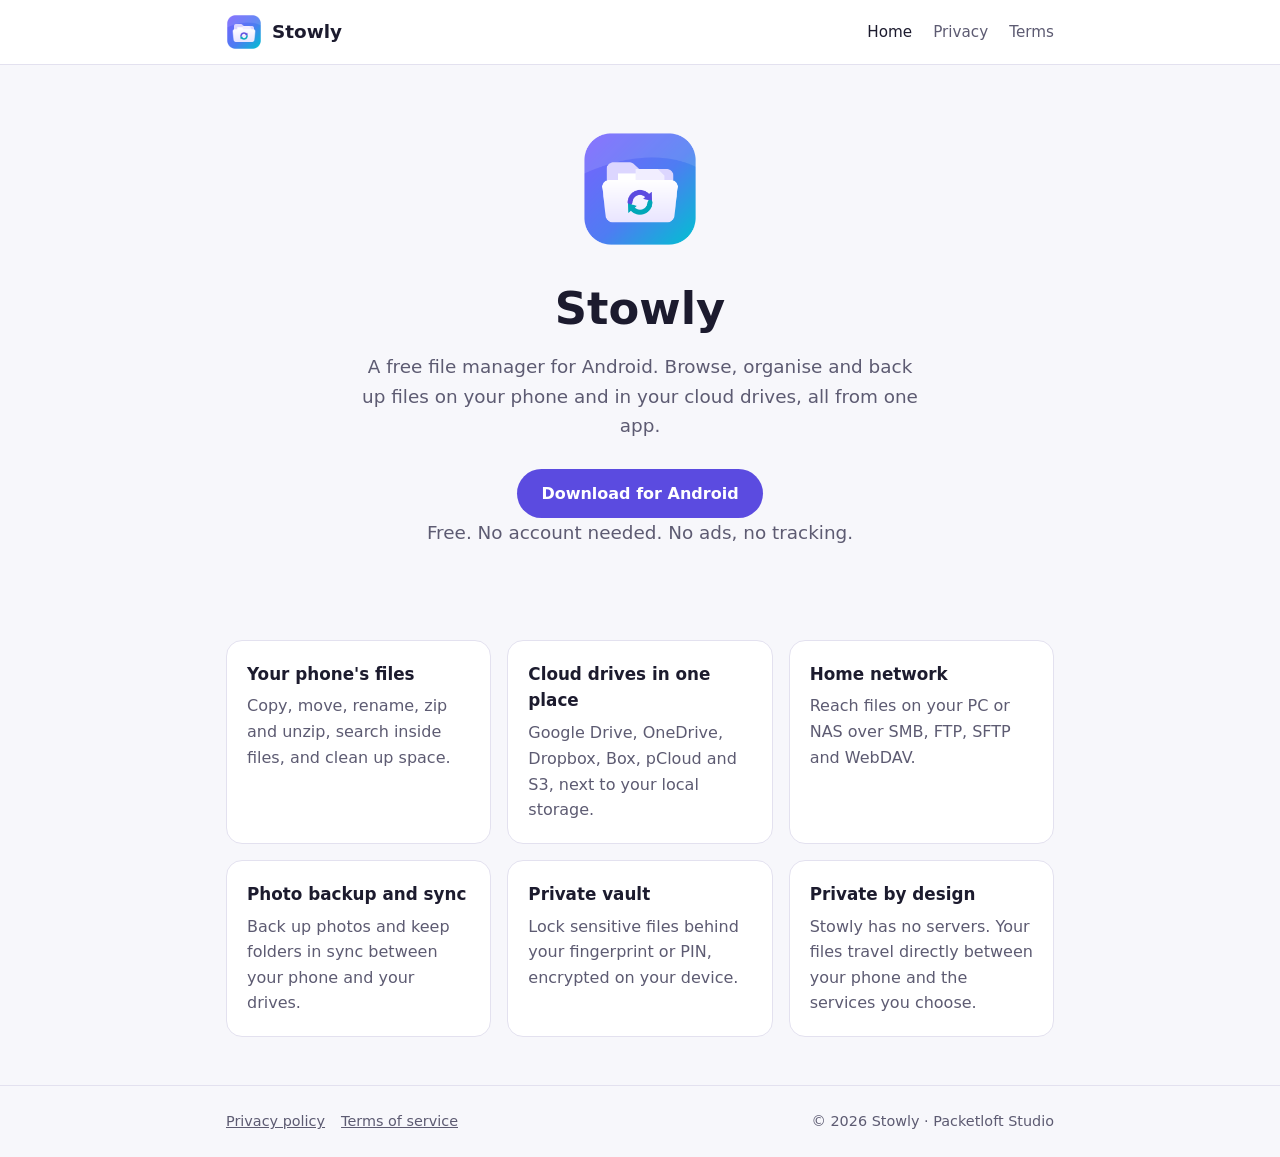
<file: index.html>
<!doctype html>
<html lang="en">
<head>
  <meta charset="utf-8">
  <meta name="viewport" content="width=device-width, initial-scale=1">
  <title>Stowly – File manager for Android</title>
  <meta name="description" content="Stowly is a free Android file manager for your phone storage, Google Drive, OneDrive, Dropbox and more. No accounts, no tracking, no servers.">
  <link rel="icon" href="logo.png">
  <link rel="stylesheet" href="style.css">
</head>
<body>
  <header class="top">
    <div class="wrap">
      <a class="brand" href="./"><img src="logo.png" alt="">Stowly</a>
      <nav>
        <a href="./" aria-current="page">Home</a>
        <a href="privacy.html">Privacy</a>
        <a href="terms.html">Terms</a>
      </nav>
    </div>
  </header>

  <main class="wrap">
    <section class="hero">
      <img src="logo.png" alt="Stowly logo">
      <h1>Stowly</h1>
      <p>A free file manager for Android. Browse, organise and back up files on your phone and in your cloud drives, all from one app.</p>
      <a class="btn" href="https://github.com/packetloftstudio/packetloftstudio.github.io/releases/latest">Download for Android</a>
      <p class="small">Free. No account needed. No ads, no tracking.</p>
    </section>

    <section class="grid">
      <div class="card">
        <h3>Your phone's files</h3>
        <p>Copy, move, rename, zip and unzip, search inside files, and clean up space.</p>
      </div>
      <div class="card">
        <h3>Cloud drives in one place</h3>
        <p>Google Drive, OneDrive, Dropbox, Box, pCloud and S3, next to your local storage.</p>
      </div>
      <div class="card">
        <h3>Home network</h3>
        <p>Reach files on your PC or NAS over SMB, FTP, SFTP and WebDAV.</p>
      </div>
      <div class="card">
        <h3>Photo backup and sync</h3>
        <p>Back up photos and keep folders in sync between your phone and your drives.</p>
      </div>
      <div class="card">
        <h3>Private vault</h3>
        <p>Lock sensitive files behind your fingerprint or PIN, encrypted on your device.</p>
      </div>
      <div class="card">
        <h3>Private by design</h3>
        <p>Stowly has no servers. Your files travel directly between your phone and the services you choose.</p>
      </div>
    </section>
  </main>

  <footer>
    <div class="wrap">
      <div><a href="privacy.html">Privacy policy</a><a href="terms.html">Terms of service</a></div>
      <div>© 2026 Stowly · Packetloft Studio</div>
    </div>
  </footer>
</body>
</html>
</file>
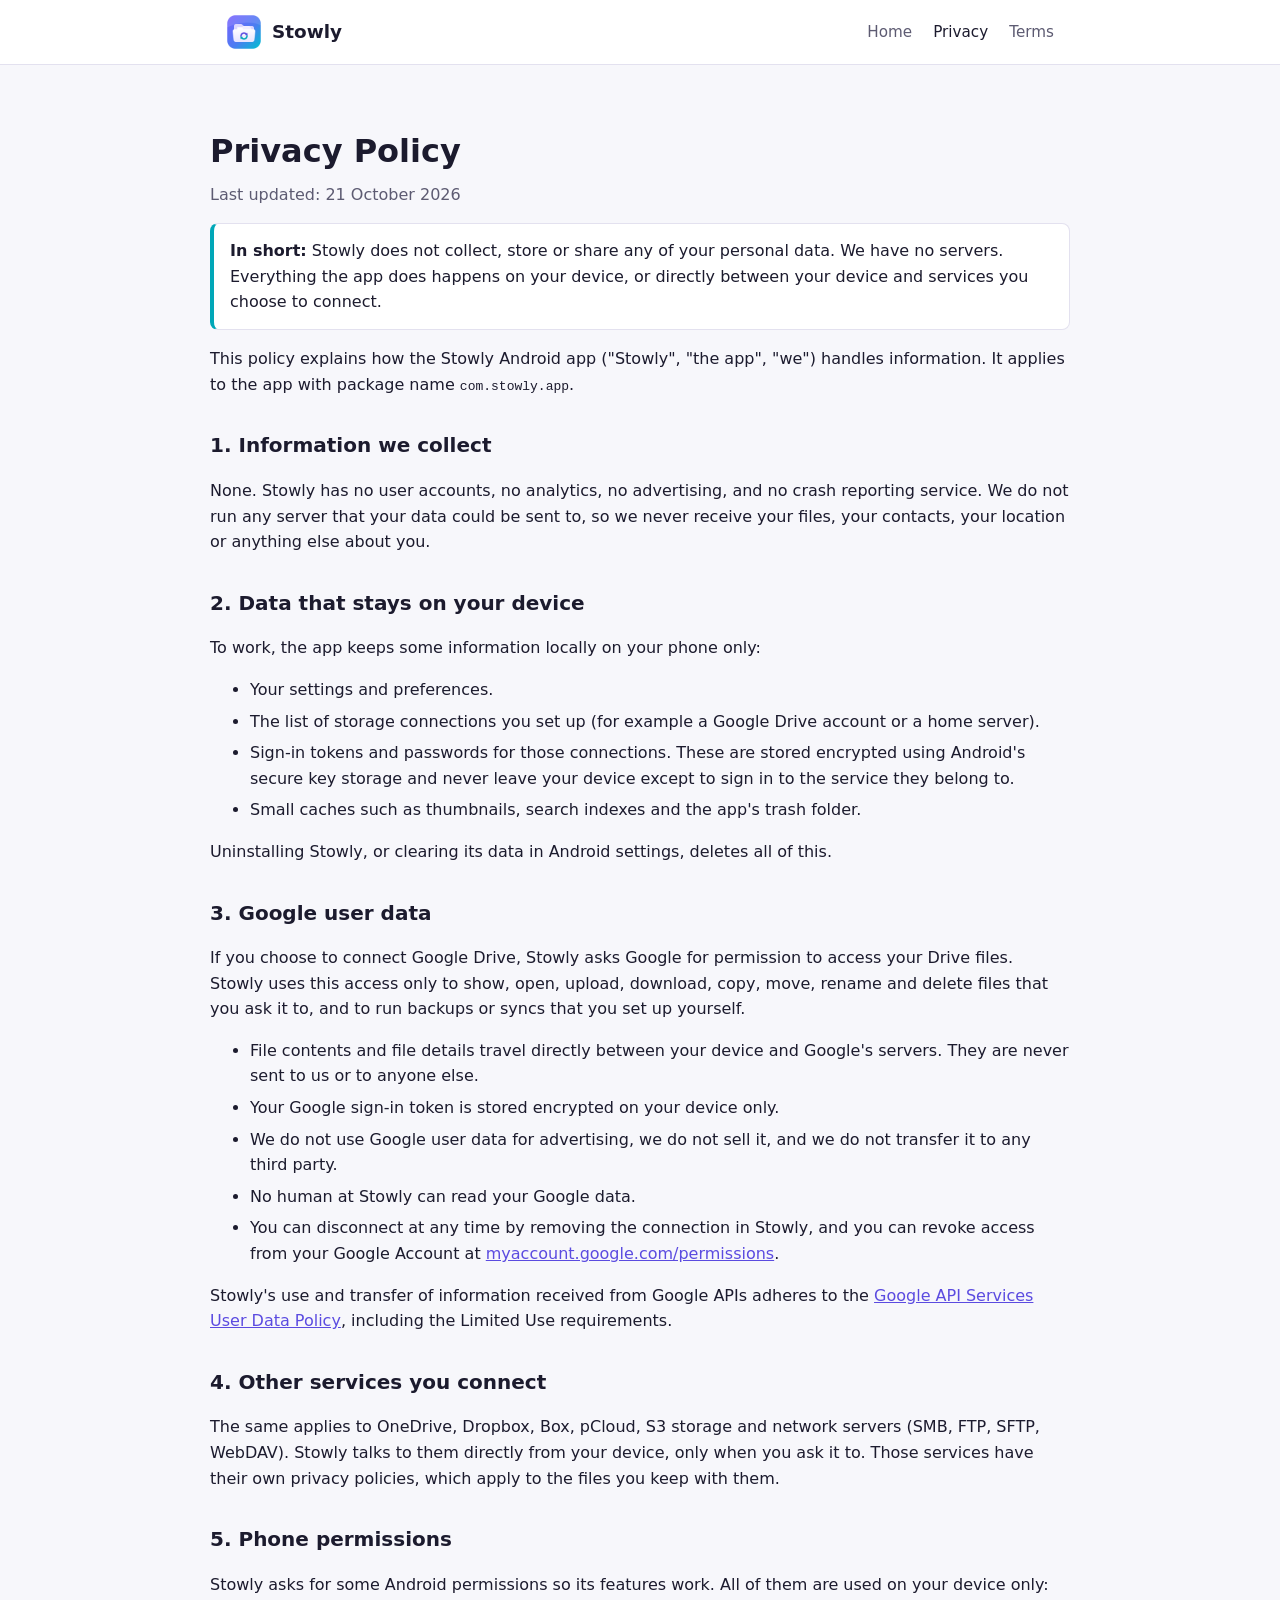
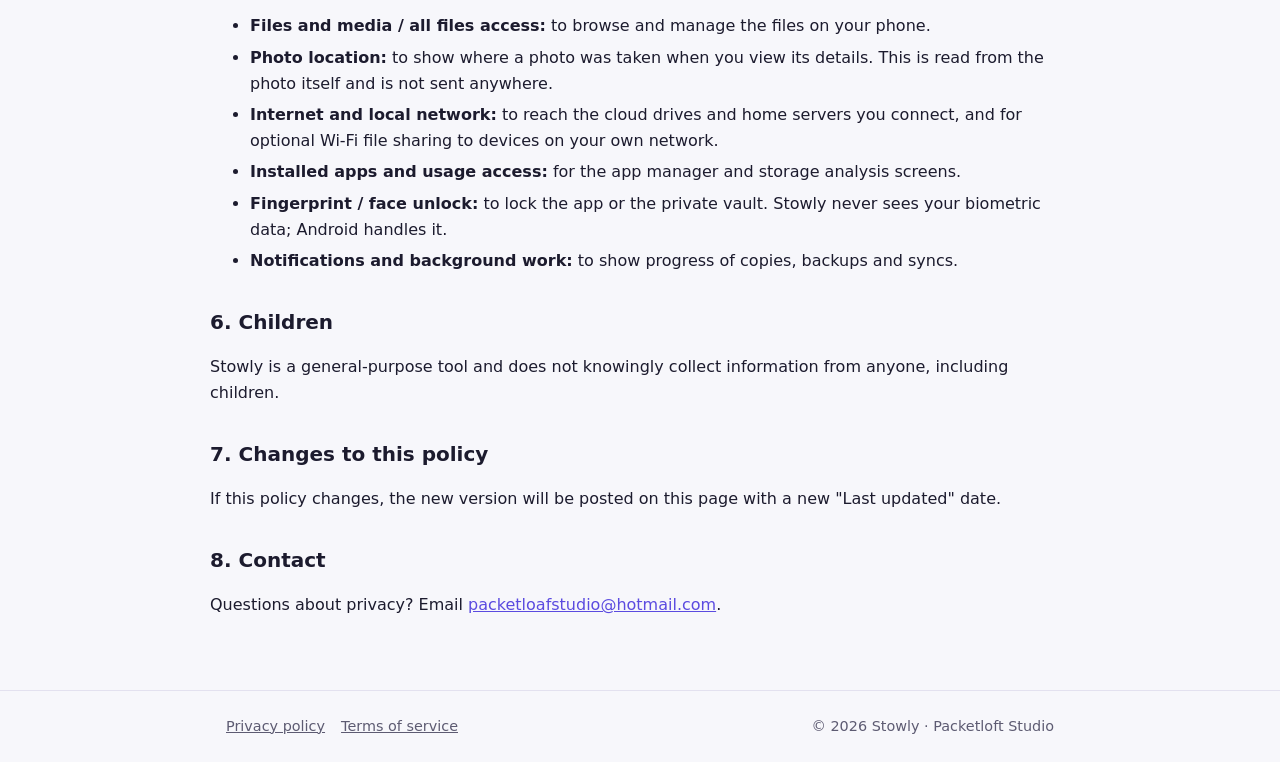
<file: privacy.html>
<!doctype html>
<html lang="en">
<head>
  <meta charset="utf-8">
  <meta name="viewport" content="width=device-width, initial-scale=1">
  <title>Privacy Policy – Stowly</title>
  <meta name="description" content="How Stowly handles your data: it collects nothing and has no servers.">
  <link rel="icon" href="logo.png">
  <link rel="stylesheet" href="style.css">
</head>
<body>
  <header class="top">
    <div class="wrap">
      <a class="brand" href="./"><img src="logo.png" alt="">Stowly</a>
      <nav>
        <a href="./">Home</a>
        <a href="privacy.html" aria-current="page">Privacy</a>
        <a href="terms.html">Terms</a>
      </nav>
    </div>
  </header>

  <main class="wrap doc">
    <h1>Privacy Policy</h1>
    <p class="updated">Last updated: 21 October 2026</p>

    <p class="note"><strong>In short:</strong> Stowly does not collect, store or share any of your personal data. We have no servers. Everything the app does happens on your device, or directly between your device and services you choose to connect.</p>

    <p>This policy explains how the Stowly Android app ("Stowly", "the app", "we") handles information. It applies to the app with package name <code>com.stowly.app</code>.</p>

    <h2>1. Information we collect</h2>
    <p>None. Stowly has no user accounts, no analytics, no advertising, and no crash reporting service. We do not run any server that your data could be sent to, so we never receive your files, your contacts, your location or anything else about you.</p>

    <h2>2. Data that stays on your device</h2>
    <p>To work, the app keeps some information locally on your phone only:</p>
    <ul>
      <li>Your settings and preferences.</li>
      <li>The list of storage connections you set up (for example a Google Drive account or a home server).</li>
      <li>Sign-in tokens and passwords for those connections. These are stored encrypted using Android's secure key storage and never leave your device except to sign in to the service they belong to.</li>
      <li>Small caches such as thumbnails, search indexes and the app's trash folder.</li>
    </ul>
    <p>Uninstalling Stowly, or clearing its data in Android settings, deletes all of this.</p>

    <h2>3. Google user data</h2>
    <p>If you choose to connect Google Drive, Stowly asks Google for permission to access your Drive files. Stowly uses this access only to show, open, upload, download, copy, move, rename and delete files that you ask it to, and to run backups or syncs that you set up yourself.</p>
    <ul>
      <li>File contents and file details travel directly between your device and Google's servers. They are never sent to us or to anyone else.</li>
      <li>Your Google sign-in token is stored encrypted on your device only.</li>
      <li>We do not use Google user data for advertising, we do not sell it, and we do not transfer it to any third party.</li>
      <li>No human at Stowly can read your Google data.</li>
      <li>You can disconnect at any time by removing the connection in Stowly, and you can revoke access from your Google Account at <a href="https://myaccount.google.com/permissions">myaccount.google.com/permissions</a>.</li>
    </ul>
    <p>Stowly's use and transfer of information received from Google APIs adheres to the <a href="https://developers.google.com/terms/api-services-user-data-policy">Google API Services User Data Policy</a>, including the Limited Use requirements.</p>

    <h2>4. Other services you connect</h2>
    <p>The same applies to OneDrive, Dropbox, Box, pCloud, S3 storage and network servers (SMB, FTP, SFTP, WebDAV). Stowly talks to them directly from your device, only when you ask it to. Those services have their own privacy policies, which apply to the files you keep with them.</p>

    <h2>5. Phone permissions</h2>
    <p>Stowly asks for some Android permissions so its features work. All of them are used on your device only:</p>
    <ul>
      <li><strong>Files and media / all files access:</strong> to browse and manage the files on your phone.</li>
      <li><strong>Photo location:</strong> to show where a photo was taken when you view its details. This is read from the photo itself and is not sent anywhere.</li>
      <li><strong>Internet and local network:</strong> to reach the cloud drives and home servers you connect, and for optional Wi-Fi file sharing to devices on your own network.</li>
      <li><strong>Installed apps and usage access:</strong> for the app manager and storage analysis screens.</li>
      <li><strong>Fingerprint / face unlock:</strong> to lock the app or the private vault. Stowly never sees your biometric data; Android handles it.</li>
      <li><strong>Notifications and background work:</strong> to show progress of copies, backups and syncs.</li>
    </ul>

    <h2>6. Children</h2>
    <p>Stowly is a general-purpose tool and does not knowingly collect information from anyone, including children.</p>

    <h2>7. Changes to this policy</h2>
    <p>If this policy changes, the new version will be posted on this page with a new "Last updated" date.</p>

    <h2>8. Contact</h2>
    <p>Questions about privacy? Email <a href="mailto:packetloafstudio@hotmail.com">packetloafstudio@hotmail.com</a>.</p>
  </main>

  <footer>
    <div class="wrap">
      <div><a href="privacy.html">Privacy policy</a><a href="terms.html">Terms of service</a></div>
      <div>© 2026 Stowly · Packetloft Studio</div>
    </div>
  </footer>
</body>
</html>
</file>
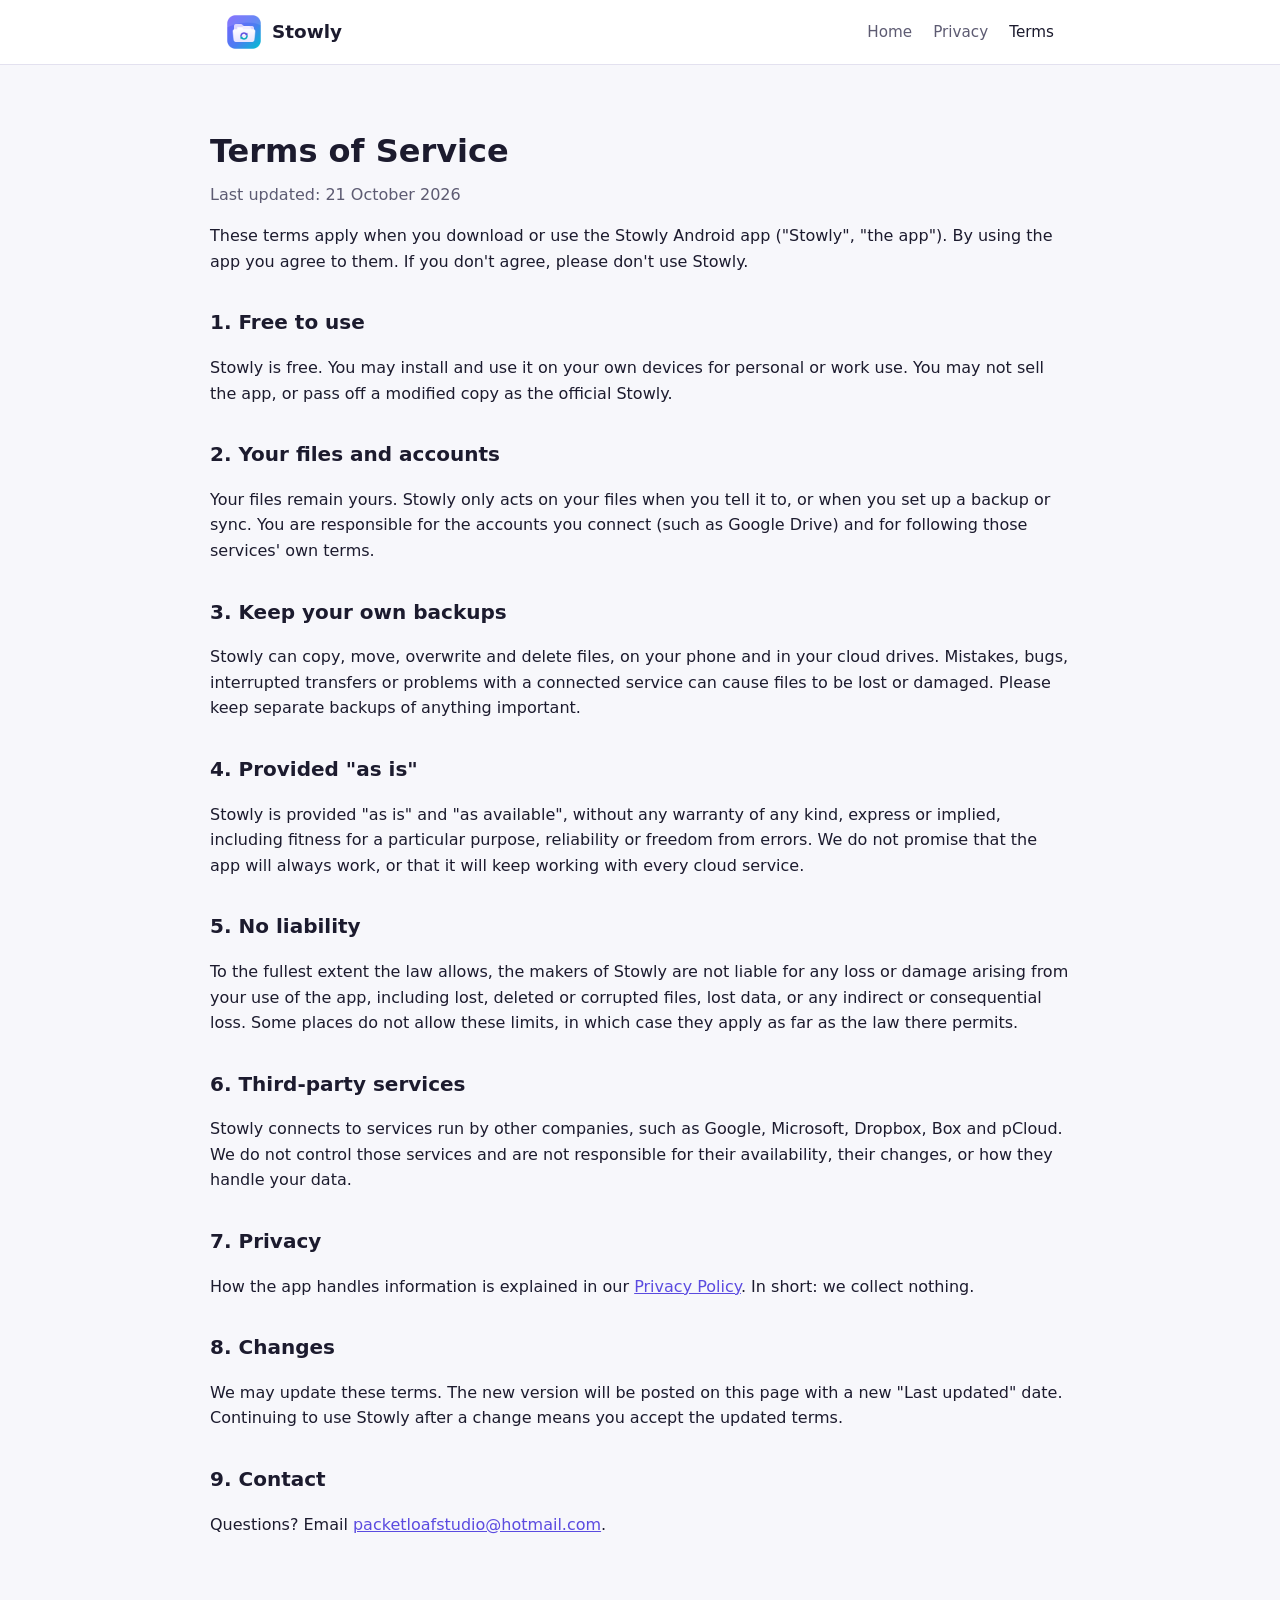
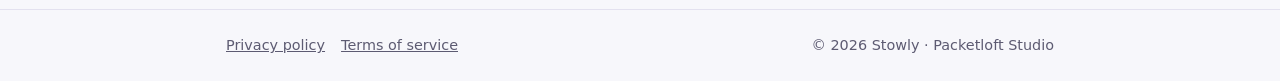
<file: terms.html>
<!doctype html>
<html lang="en">
<head>
  <meta charset="utf-8">
  <meta name="viewport" content="width=device-width, initial-scale=1">
  <title>Terms of Service – Stowly</title>
  <meta name="description" content="The terms for using the Stowly Android app.">
  <link rel="icon" href="logo.png">
  <link rel="stylesheet" href="style.css">
</head>
<body>
  <header class="top">
    <div class="wrap">
      <a class="brand" href="./"><img src="logo.png" alt="">Stowly</a>
      <nav>
        <a href="./">Home</a>
        <a href="privacy.html">Privacy</a>
        <a href="terms.html" aria-current="page">Terms</a>
      </nav>
    </div>
  </header>

  <main class="wrap doc">
    <h1>Terms of Service</h1>
    <p class="updated">Last updated: 21 October 2026</p>

    <p>These terms apply when you download or use the Stowly Android app ("Stowly", "the app"). By using the app you agree to them. If you don't agree, please don't use Stowly.</p>

    <h2>1. Free to use</h2>
    <p>Stowly is free. You may install and use it on your own devices for personal or work use. You may not sell the app, or pass off a modified copy as the official Stowly.</p>

    <h2>2. Your files and accounts</h2>
    <p>Your files remain yours. Stowly only acts on your files when you tell it to, or when you set up a backup or sync. You are responsible for the accounts you connect (such as Google Drive) and for following those services' own terms.</p>

    <h2>3. Keep your own backups</h2>
    <p>Stowly can copy, move, overwrite and delete files, on your phone and in your cloud drives. Mistakes, bugs, interrupted transfers or problems with a connected service can cause files to be lost or damaged. Please keep separate backups of anything important.</p>

    <h2>4. Provided "as is"</h2>
    <p>Stowly is provided "as is" and "as available", without any warranty of any kind, express or implied, including fitness for a particular purpose, reliability or freedom from errors. We do not promise that the app will always work, or that it will keep working with every cloud service.</p>

    <h2>5. No liability</h2>
    <p>To the fullest extent the law allows, the makers of Stowly are not liable for any loss or damage arising from your use of the app, including lost, deleted or corrupted files, lost data, or any indirect or consequential loss. Some places do not allow these limits, in which case they apply as far as the law there permits.</p>

    <h2>6. Third-party services</h2>
    <p>Stowly connects to services run by other companies, such as Google, Microsoft, Dropbox, Box and pCloud. We do not control those services and are not responsible for their availability, their changes, or how they handle your data.</p>

    <h2>7. Privacy</h2>
    <p>How the app handles information is explained in our <a href="privacy.html">Privacy Policy</a>. In short: we collect nothing.</p>

    <h2>8. Changes</h2>
    <p>We may update these terms. The new version will be posted on this page with a new "Last updated" date. Continuing to use Stowly after a change means you accept the updated terms.</p>

    <h2>9. Contact</h2>
    <p>Questions? Email <a href="mailto:packetloafstudio@hotmail.com">packetloafstudio@hotmail.com</a>.</p>
  </main>

  <footer>
    <div class="wrap">
      <div><a href="privacy.html">Privacy policy</a><a href="terms.html">Terms of service</a></div>
      <div>© 2026 Stowly · Packetloft Studio</div>
    </div>
  </footer>
</body>
</html>
</file>
<file: style.css>
:root {
  --bg: #f7f7fb;
  --surface: #ffffff;
  --text: #1c1b2e;
  --muted: #5d5b72;
  --line: #e3e1ef;
  --brand: #5b4be0;
  --brand-2: #00a7b8;
  --on-brand: #ffffff;
}
@media (prefers-color-scheme: dark) {
  :root {
    --bg: #12111c;
    --surface: #1c1b2a;
    --text: #ecebf5;
    --muted: #a9a7bd;
    --line: #2e2c40;
    --brand: #8f82ff;
    --brand-2: #2fd0de;
    --on-brand: #12111c;
  }
}
* { box-sizing: border-box; }
body {
  margin: 0;
  background: var(--bg);
  color: var(--text);
  font-family: system-ui, -apple-system, "Segoe UI", Roboto, sans-serif;
  line-height: 1.6;
}
a { color: var(--brand); }
.wrap { max-width: 860px; margin: 0 auto; padding: 0 16px; }
header.top {
  border-bottom: 1px solid var(--line);
  background: var(--surface);
}
header.top .wrap {
  display: flex; align-items: center; justify-content: space-between;
  gap: 12px; min-height: 64px; flex-wrap: wrap;
}
.brand { display: flex; align-items: center; gap: 10px; text-decoration: none; color: var(--text); font-weight: 700; font-size: 1.15rem; }
.brand img { width: 36px; height: 36px; }
nav a { margin-left: 16px; color: var(--muted); text-decoration: none; font-size: .95rem; }
nav a:first-child { margin-left: 0; }
nav a:hover, nav a[aria-current] { color: var(--text); }

.hero { text-align: center; padding: 64px 0 40px; }
.hero img { width: 120px; height: 120px; }
.hero h1 { font-size: clamp(2rem, 6vw, 2.8rem); margin: 16px 0 8px; }
.hero p { color: var(--muted); font-size: 1.15rem; max-width: 560px; margin: 0 auto 28px; }
.btn {
  display: inline-block; padding: 12px 24px; border-radius: 999px;
  background: var(--brand); color: var(--on-brand); text-decoration: none; font-weight: 600;
}
.btn:hover { opacity: .9; }
.small { color: var(--muted); font-size: .9rem; margin-top: 10px; }

.grid { display: grid; grid-template-columns: repeat(auto-fit, minmax(240px, 1fr)); gap: 16px; padding: 24px 0 48px; }
.card { background: var(--surface); border: 1px solid var(--line); border-radius: 16px; padding: 20px; }
.card h3 { margin: 0 0 6px; font-size: 1.05rem; }
.card p { margin: 0; color: var(--muted); }

.doc { padding: 40px 0 56px; }
.doc h1 { margin-bottom: 4px; }
.doc .updated { color: var(--muted); margin-top: 0; }
.doc h2 { margin-top: 32px; font-size: 1.25rem; }
.doc li { margin-bottom: 6px; }
.note { background: var(--surface); border: 1px solid var(--line); border-left: 4px solid var(--brand-2); border-radius: 8px; padding: 14px 16px; }

footer { border-top: 1px solid var(--line); padding: 24px 0; color: var(--muted); font-size: .9rem; }
footer .wrap { display: flex; justify-content: space-between; gap: 12px; flex-wrap: wrap; }
footer a { color: var(--muted); margin-right: 16px; }
</file>
